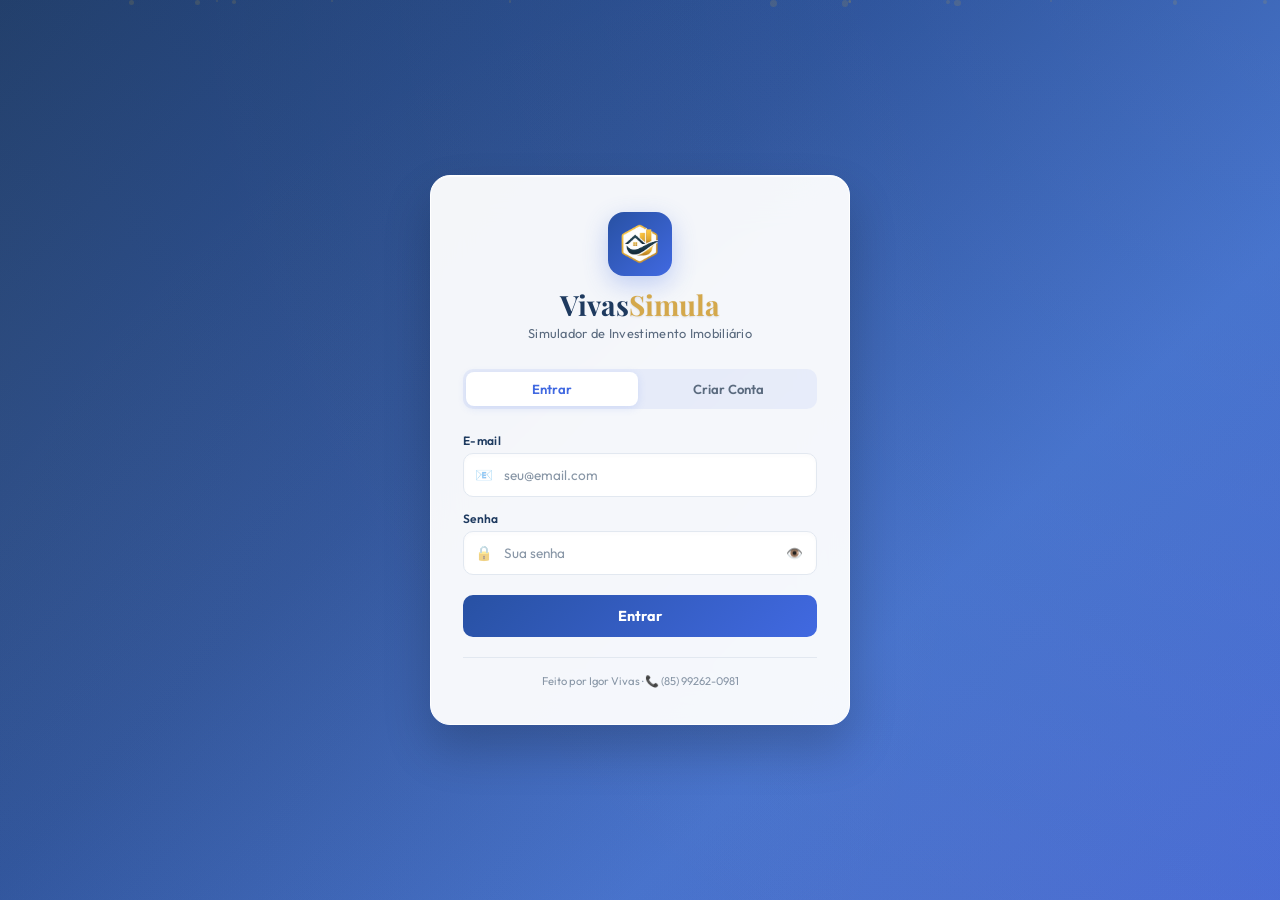
<file: index.html>
<!DOCTYPE html>
<html lang="pt-BR">
<head>
  <meta charset="UTF-8">
  <meta name="viewport" content="width=device-width, initial-scale=1.0">
  <title>VivasSimula | Simulador de Investimento Imobiliário</title>
  <meta name="description" content="Simule seu investimento imobiliário com o VivasSimula. Compare tabelas, calcule financiamentos SAC e veja cronogramas detalhados.">
  <link rel="shortcut icon" href="assets/logo_fd-removebg-preview (1).png" type="image/png">
  <link href="https://fonts.googleapis.com/css2?family=Outfit:wght@300;400;500;600;700;800&family=Playfair+Display:wght@400;500;600;700&display=swap" rel="stylesheet">
  <link rel="stylesheet" href="css/style.css">
  <link rel="stylesheet" href="css/print.css">
</head>
<body>

<!-- Header -->
<header class="header no-print">
  <div class="header-content">
    <div class="logo">
      <div class="logo-icon">
        <img src="assets/logo_fd-removebg-preview (1).png" alt="VivasSimula">
      </div>
      <div>
        <div class="logo-brand">Vivas<span>Simula</span></div>
        <div class="logo-tagline">Simulador de Investimento Imobiliário</div>
      </div>
    </div>
    <div class="header-actions">
      <span id="loggedUserName" style="color: rgba(255,255,255,0.7); font-size: 0.85rem; display: flex; align-items: center; gap: 6px;">👤</span>
      <button class="btn btn-outline" onclick="limparTudo()">🗑️ Limpar</button>
      <button class="btn btn-primary" onclick="imprimirRelatorio()">🖨️ Imprimir Relatório</button>
      <button class="btn btn-outline" onclick="Auth.logout()" title="Sair">🚪 Sair</button>
    </div>
  </div>
</header>

<div class="container">
  <!-- Print Header -->
  <div class="print-header print-only">
    <div class="print-logo">
      <img src="assets/logo_fd-removebg-preview (1).png" alt="VivasSimula">
      <div class="print-logo-text">Vivas<span>Simula</span></div>
    </div>
    <div class="print-client">
      <h3 id="printClientName">Cliente</h3>
      <p id="printDate">Data</p>
      <p id="printTable">Tabela</p>
    </div>
  </div>

  <div class="main-content">
    <!-- Config Panel -->
    <div class="config-panel no-print">
      <div class="panel">
        <div class="panel-header">
          <div class="panel-header-icon">⚙️</div>
          <h2>Configuração da Simulação</h2>
        </div>
        <div class="panel-body">
          <!-- Client Info -->
          <div class="client-section">
            <label>👤 Nome do Cliente</label>
            <input type="text" id="nomeCliente" placeholder="Digite o nome do cliente..." oninput="calc()">
          </div>

          <!-- Dates Section -->
          <div class="section-title">📅 Datas do Empreendimento</div>
          
          <div class="date-row">
            <div class="date-field">
              <label>Data da Compra</label>
              <input type="date" id="dataCompra" onchange="calcularMeses()">
            </div>
            <div class="date-field">
              <label>Data de Entrega</label>
              <input type="date" id="dataEntrega" onchange="calcularMeses()">
            </div>
            <div class="months-display">
              <div class="value" id="mesesObra">36</div>
              <div class="label">meses</div>
            </div>
          </div>

          <!-- Property Value -->
          <div class="section-title">💰 Valor do Imóvel</div>
          
          <div class="edit-row highlight">
            <label>Valor Total</label>
            <input type="text" class="edit-input currency" id="valorImovel" value="800.000" oninput="formatarMoeda(this); calcFromValue()">
            <span class="separator">=</span>
            <input type="text" class="edit-input percent" value="100%" disabled style="background:#e8e8e8">
          </div>

          <!-- Table Selection & Config -->
          <div class="section-title">📋 Tabela de Pagamento</div>
          
          <div class="table-config">
            <div class="table-tabs">
              <button class="table-tab active" data-table="direta" onclick="selectTable('direta')">Tabela Direta</button>
              <button class="table-tab" data-table="investidor" onclick="selectTable('investidor')">Tabela Investidor</button>
            </div>

            <div class="table-config-content">
              <h4 id="tableConfigTitle">Configurar Tabela Direta</h4>
              
              <!-- Ato - R$ e % editáveis -->
              <div class="config-edit-row">
                <label>Ato (Assinatura)</label>
                <input type="text" class="edit-input currency" id="valorAtoConfig" oninput="formatarMoeda(this); calcFromAtoValor()">
                <span class="separator">↔</span>
                <input type="text" class="edit-input percent" id="percAtoConfig" value="10%" oninput="calcFromAtoPerc()">
              </div>

              <!-- Obra - R$ e % editáveis -->
              <div class="config-edit-row">
                <label>Parcelas na Obra</label>
                <input type="text" class="edit-input currency" id="valorObraConfig" oninput="formatarMoeda(this); calcFromObraValor()">
                <span class="separator">↔</span>
                <input type="text" class="edit-input percent" id="percObraConfig" value="30%" oninput="calcFromObraPerc()">
              </div>

              <!-- Financiamento - calculado automaticamente -->
              <div class="config-edit-row">
                <label>Financiamento (Pós-Chaves)</label>
                <input type="text" class="edit-input currency readonly" id="valorFinConfig" readonly>
                <span class="separator">=</span>
                <input type="text" class="edit-input percent readonly" id="percFinConfig" value="60%" readonly>
              </div>

              <div class="config-row">
                <label>Correção na Obra</label>
                <select id="configCorrecao" class="edit-input" style="text-align:left" onchange="applyTableConfig()">
                  <option value="incc">INCC (padrão)</option>
                  <option value="zero">Zero correção</option>
                </select>
              </div>

              <div class="config-note">
                <strong>💡 Dica:</strong> Edite os valores em R$ ou % livremente. O financiamento é calculado automaticamente (100% - Ato - Obra).
              </div>
            </div>

            <div id="warningBox" class="warning-box" style="display:none;">
              <span class="icon">⚠️</span>
              <p id="warningText">Os percentuais devem somar 100%</p>
            </div>
          </div>

          <!-- Parameters -->
          <div class="section-title">⚡ Parâmetros do Financiamento</div>

          <div class="range-row">
            <label>Prazo Financiamento (meses)</label>
            <input type="number" class="edit-input" id="prazoFin" value="120" min="12" max="420" step="1" oninput="calc()">
          </div>

          <div class="range-row">
            <label>INCC (% ao ano)</label>
            <input type="number" class="edit-input" id="incc" value="6" min="0" max="20" step="0.5" oninput="calc()">
          </div>

          <div class="range-row">
            <label>IPCA (% ao ano)</label>
            <input type="number" class="edit-input" id="ipca" value="4.5" min="0" max="15" step="0.5" oninput="calc()">
          </div>

          <div class="range-row">
            <label>Taxa SAC (% ao mês)</label>
            <input type="number" class="edit-input" id="taxaJuros" value="1" min="0.5" max="2" step="0.05" oninput="calc()">
          </div>

        </div>
      </div>
    </div>

    <!-- Results Panel -->
    <div class="results-panel" id="resultsPanel">
      <!-- Summary Cards -->
      <div class="summary-grid">
        <div class="summary-card highlight">
          <div class="label">Valor do Imóvel</div>
          <div class="value" id="sumValor">R$ 800.000</div>
          <div class="sub" id="sumCliente">—</div>
        </div>
        <div class="summary-card">
          <div class="label">Entrada (Ato)</div>
          <div class="value" id="sumAto">R$ 80.000</div>
          <div class="sub" id="sumAtoPerc">10%</div>
        </div>
        <div class="summary-card">
          <div class="label">Pago na Obra</div>
          <div class="value" id="sumObra">R$ 240.000</div>
          <div class="sub" id="sumObraPerc">30%</div>
        </div>
        <div class="summary-card">
          <div class="label">Financiamento</div>
          <div class="value" id="sumFin">R$ 480.000</div>
          <div class="sub" id="sumFinPerc">60%</div>
        </div>
      </div>

      <!-- Flow Cards -->
      <div class="flow-grid">
        <!-- Obra Card -->
        <div class="flow-card">
          <div class="flow-card-header">
            <div class="icon obra">🏗️</div>
            <h3>Fluxo Durante a Obra</h3>
          </div>
          <div class="flow-card-body">
            <div class="flow-item">
              <div class="info">
                <h4>Ato (Assinatura)</h4>
                <p>Pagamento à vista</p>
              </div>
              <div class="amount">
                <div class="value" id="flowAto">R$ 80.000</div>
                <div class="percent" id="flowAtoPerc">10%</div>
              </div>
            </div>
            <div class="flow-item">
              <div class="info">
                <h4 id="flowObraTitle">Parcelas Mensais</h4>
                <p id="flowObraDesc">Corrigido pelo INCC</p>
              </div>
              <div class="amount">
                <div class="value" id="flowObra">R$ 240.000</div>
                <div class="percent" id="flowObraPerc">30%</div>
              </div>
            </div>
            <div class="flow-item">
              <div class="info">
                <h4>Parcela Mensal Base</h4>
                <p id="flowMensalDesc">36 parcelas</p>
              </div>
              <div class="amount">
                <div class="value" id="flowMensal">R$ 6.667</div>
                <div class="percent">por mês</div>
              </div>
            </div>
            <div class="flow-item" id="flowCorrecaoRow">
              <div class="info">
                <h4>Total com Correção</h4>
                <p id="flowCorrecaoDesc">Valor corrigido acumulado</p>
              </div>
              <div class="amount">
                <div class="value" id="flowObraCorrigido">R$ 268.000</div>
                <div class="percent" id="flowCorrecaoPerc">+11,7%</div>
              </div>
            </div>
          </div>
        </div>

        <!-- Financiamento Card -->
        <div class="flow-card" id="finCard">
          <div class="flow-card-header">
            <div class="icon fin">🏦</div>
            <h3>Financiamento Pós-Chaves (SAC)</h3>
          </div>
          <div class="flow-card-body">
            <div class="flow-item">
              <div class="info">
                <h4>Saldo a Financiar</h4>
                <p id="finSaldoDesc">Valor corrigido</p>
              </div>
              <div class="amount">
                <div class="value" id="finSaldo">R$ 537.600</div>
                <div class="percent" id="finSaldoPerc">60%</div>
              </div>
            </div>
            <div class="flow-item">
              <div class="info">
                <h4>Amortização Mensal</h4>
                <p>Valor fixo</p>
              </div>
              <div class="amount">
                <div class="value" id="finAmort">R$ 4.480</div>
                <div class="percent">constante</div>
              </div>
            </div>
            <div class="flow-item">
              <div class="info">
                <h4>1ª Parcela</h4>
                <p>Amortização + juros</p>
              </div>
              <div class="amount">
                <div class="value" id="finPrim">R$ 9.856</div>
                <div class="percent">mais alta</div>
              </div>
            </div>
            <div class="flow-item">
              <div class="info">
                <h4>Última Parcela</h4>
                <p>Amortização + juros mínimos</p>
              </div>
              <div class="amount">
                <div class="value" id="finUlt">R$ 4.525</div>
                <div class="percent">mais baixa</div>
              </div>
            </div>
          </div>
        </div>
      </div>

      <!-- Total Bar -->
      <div class="total-bar">
        <div class="total-item">
          <div class="label">Total Pago na Obra</div>
          <div class="value" id="totalObra">R$ 348.000</div>
        </div>
        <div class="total-item">
          <div class="label">Total Financiamento</div>
          <div class="value" id="totalFin">R$ 785.000</div>
        </div>
        <div class="total-item">
          <div class="label">Custo Total</div>
          <div class="value" id="totalGeral">R$ 1.133.000</div>
        </div>
        <div class="total-item">
          <div class="label">Juros Pagos</div>
          <div class="value" id="totalJuros">R$ 247.400</div>
        </div>
      </div>

      <!-- Flow Table -->
      <div class="flow-table-container">
        <div class="flow-table-header">
          <h3>📋 Cronograma Detalhado</h3>
          <div class="flow-table-toggle no-print">
            <button class="toggle-btn active" onclick="showTable('obra')">Obra</button>
            <button class="toggle-btn" onclick="showTable('financiamento')">Financiamento</button>
            <button class="toggle-btn" onclick="showTable('completo')">Completo</button>
          </div>
        </div>
        <div class="flow-table-body">
          <table class="flow-table" id="flowTable">
            <thead>
              <tr>
                <th>Mês</th>
                <th>Fase</th>
                <th>Parcela Base</th>
                <th>Correção</th>
                <th>Parcela Final</th>
                <th>Saldo Devedor</th>
              </tr>
            </thead>
            <tbody id="flowTableBody"></tbody>
          </table>
        </div>
      </div>

      <!-- Info Box -->
      <div class="info-box">
        <h4>📋 Entendendo a Simulação</h4>
        <p><strong>Sistema SAC:</strong> Amortização constante + juros de 1% a.m. sobre saldo devedor. Parcelas começam altas e diminuem.</p>
        <ul>
          <li><strong>INCC:</strong> Correção durante a obra (custos de construção)</li>
          <li><strong>IPCA:</strong> Correção no financiamento pós-chaves</li>
          <li><strong>Tabela Direta:</strong> Com correção INCC na obra</li>
          <li><strong>Tabela Investidor:</strong> Sem correção na obra</li>
        </ul>
      </div>
    </div>
  </div>
</div>

<footer class="footer no-print">
  <p>Simulação para fins ilustrativos. Valores sujeitos a análise de crédito e aprovação.</p>
  <div class="footer-brands">VivasSimula</div>
</footer>

<footer style="text-align: center; padding: 20px; background: #132c63; color: #ffffff; font-size: 14px;">
  Feito por Igor Vivas · 📞 (85) 99262-0981
</footer>

<script src="js/auth.js"></script>
<script src="js/app.js"></script>

</body>
</html>
</file>
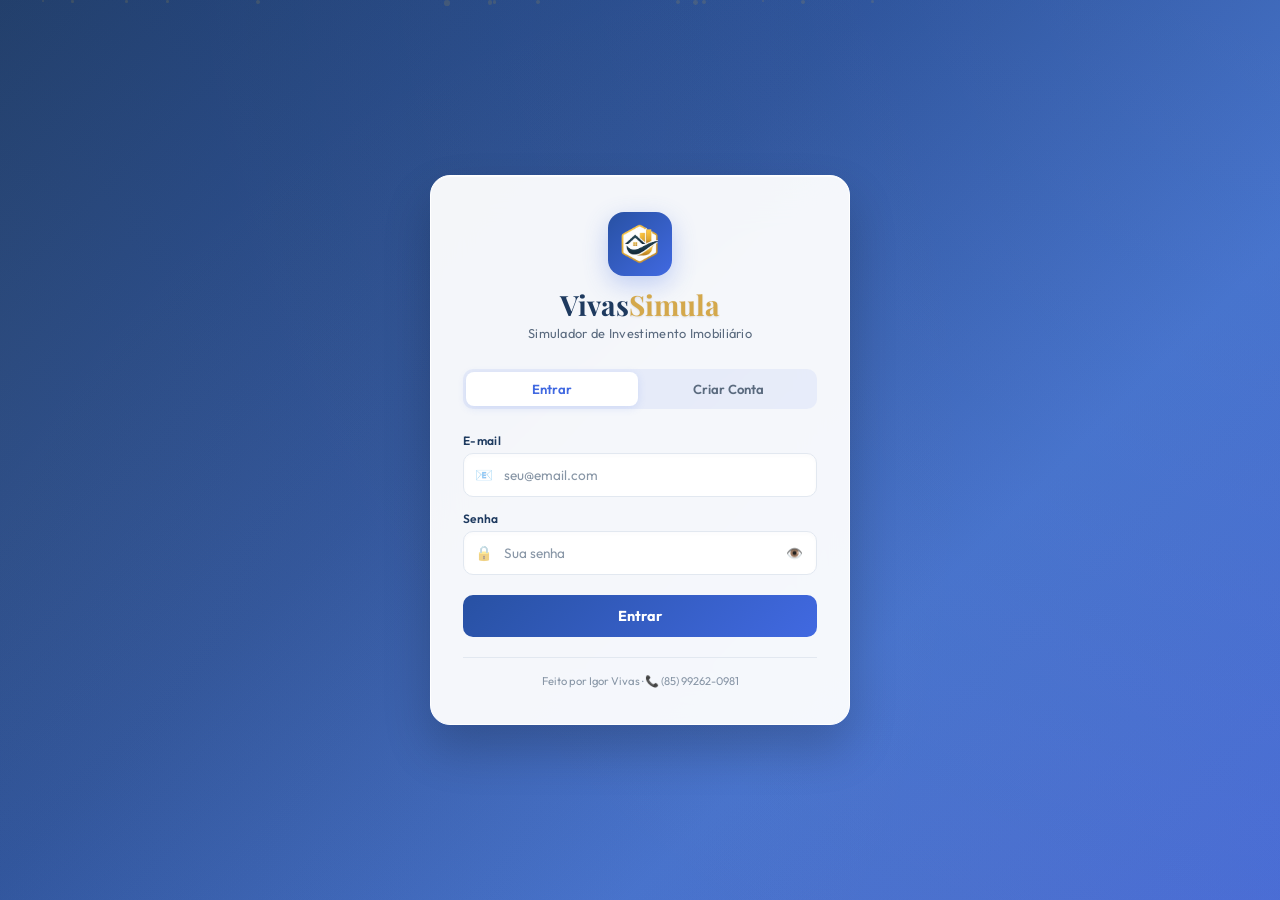
<file: login.html>
<!DOCTYPE html>
<html lang="pt-BR">
<head>
  <meta charset="UTF-8">
  <meta name="viewport" content="width=device-width, initial-scale=1.0, maximum-scale=1.0, user-scalable=no">
  <title>VivasSimula | Login</title>
  <meta name="description" content="Acesse o Simulador de Investimento Imobiliário VivasSimula. Faça login ou crie sua conta.">
  <link rel="shortcut icon" href="assets/logo_fd-removebg-preview (1).png" type="image/png">
  <link href="https://fonts.googleapis.com/css2?family=Outfit:wght@300;400;500;600;700;800&family=Playfair+Display:wght@400;500;600;700&display=swap" rel="stylesheet">
  <link rel="stylesheet" href="css/login.css">
</head>
<body>

<div class="login-page">
  <!-- Animated Particles -->
  <div class="particles" id="particles"></div>

  <div class="login-container">
    <div class="login-card">
      <!-- Logo -->
      <div class="login-logo">
        <div class="login-logo-icon">
          <img src="assets/logo_fd-removebg-preview (1).png" alt="VivasSimula" onerror="this.style.display='none'; this.parentElement.textContent='🏠';">
        </div>
        <div class="login-brand">Vivas<span>Simula</span></div>
        <div class="login-subtitle">Simulador de Investimento Imobiliário</div>
      </div>

      <!-- Tabs -->
      <div class="login-tabs">
        <button class="login-tab active" id="tabLogin" onclick="switchTab('login')">Entrar</button>
        <button class="login-tab" id="tabRegister" onclick="switchTab('register')">Criar Conta</button>
      </div>

      <!-- Login Form -->
      <form class="login-form" id="loginForm" onsubmit="handleLogin(event)">
        <div class="form-group">
          <label for="loginEmail">E-mail</label>
          <div class="input-wrapper">
            <span class="input-icon">📧</span>
            <input type="email" id="loginEmail" placeholder="seu@email.com" required autocomplete="email">
          </div>
        </div>

        <div class="form-group">
          <label for="loginPassword">Senha</label>
          <div class="input-wrapper">
            <span class="input-icon">🔒</span>
            <input type="password" id="loginPassword" placeholder="Sua senha" required autocomplete="current-password">
            <button type="button" class="password-toggle" onclick="togglePassword('loginPassword', this)">👁️</button>
          </div>
        </div>

        <div class="login-message" id="loginMessage"></div>

        <button type="submit" class="login-btn" id="loginBtn">Entrar</button>
      </form>

      <!-- Register Form -->
      <form class="login-form hidden" id="registerForm" onsubmit="handleRegister(event)">
        <div class="form-group">
          <label for="registerName">Nome Completo</label>
          <div class="input-wrapper">
            <span class="input-icon">👤</span>
            <input type="text" id="registerName" placeholder="Seu nome completo" required autocomplete="name">
          </div>
        </div>

        <div class="form-group">
          <label for="registerEmail">E-mail</label>
          <div class="input-wrapper">
            <span class="input-icon">📧</span>
            <input type="email" id="registerEmail" placeholder="seu@email.com" required autocomplete="email">
          </div>
        </div>

        <div class="form-group">
          <label for="registerPassword">Senha</label>
          <div class="input-wrapper">
            <span class="input-icon">🔒</span>
            <input type="password" id="registerPassword" placeholder="Mínimo 4 caracteres" required minlength="4" autocomplete="new-password">
            <button type="button" class="password-toggle" onclick="togglePassword('registerPassword', this)">👁️</button>
          </div>
        </div>

        <div class="form-group">
          <label for="registerConfirm">Confirmar Senha</label>
          <div class="input-wrapper">
            <span class="input-icon">🔐</span>
            <input type="password" id="registerConfirm" placeholder="Repita a senha" required minlength="4" autocomplete="new-password">
          </div>
        </div>

        <div class="login-message" id="registerMessage"></div>

        <button type="submit" class="login-btn" id="registerBtn">Criar Conta</button>
      </form>

      <!-- Footer -->
      <div class="login-footer">
        <p>Feito por Igor Vivas · 📞 (85) 99262-0981</p>
      </div>
    </div>
  </div>
</div>

<script src="js/auth.js"></script>
<script>
  // Se já está logado, redirecionar para o simulador
  if (Auth.isLoggedIn()) {
    window.location.href = 'index.html';
  }

  // ============ Tabs ============
  function switchTab(tab) {
    const loginForm = document.getElementById('loginForm');
    const registerForm = document.getElementById('registerForm');
    const tabLogin = document.getElementById('tabLogin');
    const tabRegister = document.getElementById('tabRegister');

    // Limpar mensagens
    document.getElementById('loginMessage').className = 'login-message';
    document.getElementById('registerMessage').className = 'login-message';

    if (tab === 'login') {
      loginForm.classList.remove('hidden');
      registerForm.classList.add('hidden');
      tabLogin.classList.add('active');
      tabRegister.classList.remove('active');
    } else {
      loginForm.classList.add('hidden');
      registerForm.classList.remove('hidden');
      tabLogin.classList.remove('active');
      tabRegister.classList.add('active');
    }
  }

  // ============ Login ============
  function handleLogin(e) {
    e.preventDefault();
    const email = document.getElementById('loginEmail').value;
    const password = document.getElementById('loginPassword').value;
    const msgEl = document.getElementById('loginMessage');
    const btn = document.getElementById('loginBtn');

    btn.disabled = true;
    btn.textContent = 'Entrando...';

    setTimeout(() => {
      const result = Auth.login(email, password);

      if (result.success) {
        msgEl.className = 'login-message success';
        msgEl.textContent = '✅ ' + result.message;
        setTimeout(() => {
          window.location.href = 'index.html';
        }, 800);
      } else {
        msgEl.className = 'login-message error';
        msgEl.textContent = '❌ ' + result.message;
        btn.disabled = false;
        btn.textContent = 'Entrar';
      }
    }, 500);
  }

  // ============ Register ============
  function handleRegister(e) {
    e.preventDefault();
    const name = document.getElementById('registerName').value;
    const email = document.getElementById('registerEmail').value;
    const password = document.getElementById('registerPassword').value;
    const confirm = document.getElementById('registerConfirm').value;
    const msgEl = document.getElementById('registerMessage');
    const btn = document.getElementById('registerBtn');

    if (password !== confirm) {
      msgEl.className = 'login-message error';
      msgEl.textContent = '❌ As senhas não coincidem.';
      return;
    }

    btn.disabled = true;
    btn.textContent = 'Criando conta...';

    setTimeout(() => {
      const result = Auth.register(name, email, password);

      if (result.success) {
        msgEl.className = 'login-message success';
        msgEl.textContent = '✅ ' + result.message;
        setTimeout(() => {
          switchTab('login');
          document.getElementById('loginEmail').value = email;
          document.getElementById('loginPassword').focus();
        }, 1000);
      } else {
        msgEl.className = 'login-message error';
        msgEl.textContent = '❌ ' + result.message;
      }

      btn.disabled = false;
      btn.textContent = 'Criar Conta';
    }, 500);
  }

  // ============ Toggle Password ============
  function togglePassword(inputId, btn) {
    const input = document.getElementById(inputId);
    if (input.type === 'password') {
      input.type = 'text';
      btn.textContent = '🙈';
    } else {
      input.type = 'password';
      btn.textContent = '👁️';
    }
  }

  // ============ Floating Particles ============
  function createParticles() {
    const container = document.getElementById('particles');
    const count = 15;

    for (let i = 0; i < count; i++) {
      const particle = document.createElement('div');
      particle.className = 'particle';
      const size = Math.random() * 5 + 2;
      particle.style.width = size + 'px';
      particle.style.height = size + 'px';
      particle.style.left = Math.random() * 100 + '%';
      particle.style.animationDuration = (Math.random() * 15 + 12) + 's';
      particle.style.animationDelay = (Math.random() * 8) + 's';
      container.appendChild(particle);
    }
  }

  createParticles();
</script>

</body>
</html>
</file>
<file: css/style.css>
/* ============================================
   VivasSimula - Design System & Main Styles
   ============================================ */

/* CSS Variables */
:root {
  --primary: #1E3A5F;
  --primary-light: #2a5a8f;
  --primary-dark: #132c4a;
  --accent: #2E8B57;
  --accent-light: #3aad6e;
  --accent-dark: #1f6b42;
  --bg: #f0f4f8;
  --bg-card: #ffffff;
  --text: #1a2332;
  --text-secondary: #5a6a7e;
  --text-light: #8896a6;
  --border: #e2e8f0;
  --shadow: 0 4px 24px rgba(30, 58, 95, 0.08);
  --shadow-hover: 0 8px 32px rgba(30, 58, 95, 0.14);
  --radius: 16px;
  --radius-sm: 10px;
  --radius-xs: 6px;
  --transition: all 0.3s cubic-bezier(0.4, 0, 0.2, 1);
  --font-main: 'Outfit', sans-serif;
  --font-display: 'Playfair Display', serif;
}

/* Reset & Base */
*, *::before, *::after {
  margin: 0;
  padding: 0;
  box-sizing: border-box;
}

body {
  font-family: var(--font-main);
  background: var(--bg);
  color: var(--text);
  line-height: 1.6;
  min-height: 100vh;
}

/* ============ HEADER ============ */
.header {
  background: linear-gradient(135deg, var(--primary) 0%, var(--primary-dark) 100%);
  padding: 16px 32px;
  position: sticky;
  top: 0;
  z-index: 100;
  box-shadow: 0 4px 20px rgba(0, 0, 0, 0.15);
}

.header-content {
  max-width: 1400px;
  margin: 0 auto;
  display: flex;
  justify-content: space-between;
  align-items: center;
}

.logo {
  display: flex;
  align-items: center;
  gap: 14px;
}

.logo-icon img {
  width: 45px;
  height: 45px;
  border-radius: 12px;
  object-fit: contain;
}

.logo-brand {
  font-family: var(--font-display);
  font-size: 1.6rem;
  font-weight: 700;
  color: #fff;
}

.logo-brand span {
  color: #6cc9a1;
}

.logo-tagline {
  font-size: 0.75rem;
  color: rgba(255, 255, 255, 0.7);
  letter-spacing: 0.5px;
}

.header-actions {
  display: flex;
  gap: 10px;
}

/* ============ BUTTONS ============ */
.btn {
  padding: 10px 20px;
  border-radius: var(--radius-sm);
  font-family: var(--font-main);
  font-weight: 600;
  font-size: 0.85rem;
  cursor: pointer;
  transition: var(--transition);
  border: none;
  display: inline-flex;
  align-items: center;
  gap: 6px;
}

.btn-primary {
  background: var(--accent);
  color: #fff;
}

.btn-primary:hover {
  background: var(--accent-light);
  transform: translateY(-2px);
  box-shadow: 0 6px 20px rgba(46, 139, 87, 0.35);
}

.btn-outline {
  background: transparent;
  color: #fff;
  border: 1.5px solid rgba(255, 255, 255, 0.4);
}

.btn-outline:hover {
  background: rgba(255, 255, 255, 0.1);
  border-color: rgba(255, 255, 255, 0.7);
}

/* ============ CONTAINER ============ */
.container {
  max-width: 1400px;
  margin: 0 auto;
  padding: 24px 32px;
}

.main-content {
  display: grid;
  grid-template-columns: 380px 1fr;
  gap: 28px;
  align-items: start;
}

/* ============ CONFIG PANEL ============ */
.config-panel {
  position: sticky;
  top: 90px;
}

.panel {
  background: var(--bg-card);
  border-radius: var(--radius);
  box-shadow: var(--shadow);
  overflow: hidden;
}

.panel-header {
  padding: 20px 24px;
  background: linear-gradient(135deg, var(--primary) 0%, var(--primary-light) 100%);
  display: flex;
  align-items: center;
  gap: 12px;
}

.panel-header-icon {
  font-size: 1.3rem;
}

.panel-header h2 {
  font-size: 1rem;
  font-weight: 600;
  color: #fff;
}

.panel-body {
  padding: 20px 24px;
}

/* Client Section */
.client-section {
  margin-bottom: 20px;
}

.client-section label {
  display: block;
  font-weight: 600;
  font-size: 0.85rem;
  margin-bottom: 8px;
  color: var(--text);
}

.client-section input {
  width: 100%;
  padding: 10px 14px;
  border: 1.5px solid var(--border);
  border-radius: var(--radius-xs);
  font-family: var(--font-main);
  font-size: 0.9rem;
  transition: var(--transition);
}

.client-section input:focus {
  outline: none;
  border-color: var(--primary);
  box-shadow: 0 0 0 3px rgba(30, 58, 95, 0.1);
}

/* Section Title */
.section-title {
  font-size: 0.8rem;
  font-weight: 700;
  text-transform: uppercase;
  letter-spacing: 1px;
  color: var(--primary);
  margin: 20px 0 12px;
  padding-top: 16px;
  border-top: 1px solid var(--border);
}

/* Date Row */
.date-row {
  display: grid;
  grid-template-columns: 1fr 1fr auto;
  gap: 10px;
  align-items: end;
}

.date-field label {
  display: block;
  font-size: 0.75rem;
  color: var(--text-secondary);
  margin-bottom: 4px;
}

.date-field input {
  width: 100%;
  padding: 8px 10px;
  border: 1.5px solid var(--border);
  border-radius: var(--radius-xs);
  font-family: var(--font-main);
  font-size: 0.8rem;
  transition: var(--transition);
}

.date-field input:focus {
  outline: none;
  border-color: var(--primary);
  box-shadow: 0 0 0 3px rgba(30, 58, 95, 0.1);
}

.months-display {
  text-align: center;
  padding: 6px 14px;
  background: linear-gradient(135deg, var(--primary) 0%, var(--primary-light) 100%);
  border-radius: var(--radius-xs);
  min-width: 60px;
}

.months-display .value {
  font-size: 1.2rem;
  font-weight: 700;
  color: #fff;
}

.months-display .label {
  font-size: 0.65rem;
  color: rgba(255, 255, 255, 0.8);
}

/* Edit Row */
.edit-row {
  display: grid;
  grid-template-columns: 1fr auto 70px;
  gap: 8px;
  align-items: center;
  margin-bottom: 8px;
}

.edit-row label {
  grid-column: 1 / -1;
  font-size: 0.8rem;
  font-weight: 600;
  color: var(--text);
  margin-bottom: 2px;
}

.edit-row.highlight {
  background: rgba(30, 58, 95, 0.04);
  padding: 12px;
  border-radius: var(--radius-xs);
  margin: 0 -12px 8px;
}

.edit-input {
  padding: 8px 10px;
  border: 1.5px solid var(--border);
  border-radius: var(--radius-xs);
  font-family: var(--font-main);
  font-size: 0.85rem;
  text-align: right;
  transition: var(--transition);
}

.edit-input:focus {
  outline: none;
  border-color: var(--primary);
  box-shadow: 0 0 0 3px rgba(30, 58, 95, 0.1);
}

.edit-input.readonly {
  background: #f5f5f5;
  color: var(--text-secondary);
}

.separator {
  text-align: center;
  color: var(--text-light);
  font-weight: 600;
}

/* Table Config */
.table-config {
  background: #f8fafc;
  border-radius: var(--radius-sm);
  padding: 16px;
  border: 1px solid var(--border);
}

.table-tabs {
  display: flex;
  gap: 6px;
  margin-bottom: 16px;
}

.table-tab {
  flex: 1;
  padding: 10px 8px;
  border: 2px solid var(--border);
  background: var(--bg-card);
  border-radius: var(--radius-xs);
  cursor: pointer;
  font-family: var(--font-main);
  font-weight: 600;
  font-size: 0.8rem;
  transition: var(--transition);
  color: var(--text-secondary);
}

.table-tab.active {
  background: var(--primary);
  color: #fff;
  border-color: var(--primary);
}

.table-tab:hover:not(.active) {
  border-color: var(--primary-light);
  color: var(--primary);
}

.table-config-content h4 {
  font-size: 0.85rem;
  margin-bottom: 12px;
  color: var(--primary);
}

.config-edit-row {
  display: grid;
  grid-template-columns: 1fr auto 70px;
  gap: 8px;
  align-items: center;
  margin-bottom: 10px;
}

.config-edit-row label {
  grid-column: 1 / -1;
  font-size: 0.75rem;
  font-weight: 600;
  color: var(--text-secondary);
}

.config-row {
  margin-bottom: 10px;
}

.config-row label {
  display: block;
  font-size: 0.75rem;
  font-weight: 600;
  color: var(--text-secondary);
  margin-bottom: 4px;
}

.config-note {
  font-size: 0.72rem;
  color: var(--text-light);
  margin-top: 12px;
  padding: 10px;
  background: rgba(30, 58, 95, 0.04);
  border-radius: var(--radius-xs);
  line-height: 1.5;
}

.warning-box {
  display: flex;
  align-items: center;
  gap: 8px;
  background: #fff3e0;
  border: 1px solid #ffcc80;
  padding: 10px 14px;
  border-radius: var(--radius-xs);
  margin-top: 12px;
}

.warning-box .icon {
  font-size: 1.1rem;
}

.warning-box p {
  font-size: 0.8rem;
  color: #e65100;
  font-weight: 500;
}

/* Range Row */
.range-row {
  display: flex;
  justify-content: space-between;
  align-items: center;
  margin-bottom: 12px;
}

.range-row label {
  font-size: 0.8rem;
  font-weight: 500;
  color: var(--text);
}

.range-row .edit-input {
  width: 90px;
}

/* ============ RESULTS PANEL ============ */
.results-panel {
  min-width: 0;
}

/* Summary Grid */
.summary-grid {
  display: grid;
  grid-template-columns: repeat(4, 1fr);
  gap: 14px;
  margin-bottom: 24px;
}

.summary-card {
  background: var(--bg-card);
  border-radius: var(--radius-sm);
  padding: 18px 16px;
  box-shadow: var(--shadow);
  transition: var(--transition);
}

.summary-card:hover {
  transform: translateY(-3px);
  box-shadow: var(--shadow-hover);
}

.summary-card.highlight {
  background: linear-gradient(135deg, var(--primary) 0%, var(--primary-light) 100%);
}

.summary-card.highlight .label,
.summary-card.highlight .sub {
  color: rgba(255, 255, 255, 0.8);
}

.summary-card.highlight .value {
  color: #fff;
}

.summary-card .label {
  font-size: 0.72rem;
  font-weight: 600;
  text-transform: uppercase;
  letter-spacing: 0.5px;
  color: var(--text-secondary);
  margin-bottom: 6px;
}

.summary-card .value {
  font-size: 1.2rem;
  font-weight: 700;
  color: var(--text);
  margin-bottom: 4px;
}

.summary-card .sub {
  font-size: 0.75rem;
  color: var(--text-light);
}

/* Flow Grid */
.flow-grid {
  display: grid;
  grid-template-columns: 1fr 1fr;
  gap: 18px;
  margin-bottom: 24px;
}

.flow-card {
  background: var(--bg-card);
  border-radius: var(--radius);
  box-shadow: var(--shadow);
  overflow: hidden;
  transition: var(--transition);
}

.flow-card:hover {
  box-shadow: var(--shadow-hover);
}

.flow-card-header {
  padding: 16px 20px;
  display: flex;
  align-items: center;
  gap: 10px;
  border-bottom: 1px solid var(--border);
}

.flow-card-header .icon {
  font-size: 1.3rem;
  width: 40px;
  height: 40px;
  display: flex;
  align-items: center;
  justify-content: center;
  border-radius: 10px;
}

.flow-card-header .icon.obra {
  background: rgba(30, 58, 95, 0.08);
}

.flow-card-header .icon.fin {
  background: rgba(46, 139, 87, 0.08);
}

.flow-card-header h3 {
  font-size: 0.9rem;
  font-weight: 700;
  color: var(--text);
}

.flow-card-body {
  padding: 4px 0;
}

.flow-item {
  display: flex;
  justify-content: space-between;
  align-items: center;
  padding: 12px 20px;
  border-bottom: 1px solid #f5f5f5;
  transition: background 0.2s;
}

.flow-item:last-child {
  border-bottom: none;
}

.flow-item:hover {
  background: #f8fafc;
}

.flow-item .info h4 {
  font-size: 0.82rem;
  font-weight: 600;
  color: var(--text);
}

.flow-item .info p {
  font-size: 0.72rem;
  color: var(--text-light);
  margin-top: 2px;
}

.flow-item .amount {
  text-align: right;
}

.flow-item .amount .value {
  font-size: 0.95rem;
  font-weight: 700;
  color: var(--primary);
}

.flow-item .amount .percent {
  font-size: 0.72rem;
  color: var(--text-light);
}

/* Total Bar */
.total-bar {
  background: linear-gradient(135deg, var(--accent) 0%, var(--accent-dark) 100%);
  border-radius: var(--radius);
  padding: 20px;
  display: grid;
  grid-template-columns: repeat(4, 1fr);
  gap: 16px;
  margin-bottom: 24px;
  box-shadow: 0 6px 24px rgba(46, 139, 87, 0.25);
}

.total-item {
  text-align: center;
}

.total-item .label {
  font-size: 0.7rem;
  color: rgba(255, 255, 255, 0.8);
  text-transform: uppercase;
  letter-spacing: 0.5px;
  margin-bottom: 6px;
}

.total-item .value {
  font-size: 1.15rem;
  font-weight: 700;
  color: #fff;
}

/* Flow Table */
.flow-table-container {
  background: var(--bg-card);
  border-radius: var(--radius);
  box-shadow: var(--shadow);
  overflow: hidden;
  margin-bottom: 24px;
}

.flow-table-header {
  padding: 16px 20px;
  display: flex;
  justify-content: space-between;
  align-items: center;
  border-bottom: 1px solid var(--border);
}

.flow-table-header h3 {
  font-size: 0.95rem;
  font-weight: 700;
  color: var(--text);
}

.flow-table-toggle {
  display: flex;
  gap: 4px;
}

.toggle-btn {
  padding: 6px 14px;
  border: 1.5px solid var(--border);
  background: transparent;
  border-radius: var(--radius-xs);
  font-family: var(--font-main);
  font-size: 0.75rem;
  font-weight: 600;
  cursor: pointer;
  transition: var(--transition);
  color: var(--text-secondary);
}

.toggle-btn.active {
  background: var(--primary);
  color: #fff;
  border-color: var(--primary);
}

.toggle-btn:hover:not(.active) {
  border-color: var(--primary-light);
  color: var(--primary);
}

.flow-table-body {
  max-height: 400px;
  overflow-y: auto;
}

.flow-table {
  width: 100%;
  border-collapse: collapse;
  font-size: 0.8rem;
}

.flow-table th {
  padding: 10px 14px;
  text-align: right;
  font-weight: 700;
  font-size: 0.72rem;
  text-transform: uppercase;
  letter-spacing: 0.5px;
  color: var(--text-secondary);
  background: #f8fafc;
  border-bottom: 2px solid var(--border);
  position: sticky;
  top: 0;
  z-index: 2;
}

.flow-table th:first-child,
.flow-table td:first-child {
  text-align: center;
}

.flow-table th:nth-child(2),
.flow-table td:nth-child(2) {
  text-align: left;
}

.flow-table td {
  padding: 8px 14px;
  text-align: right;
  border-bottom: 1px solid #f0f0f0;
  color: var(--text);
  font-variant-numeric: tabular-nums;
}

.flow-table tbody tr:hover {
  background: #f5f8fb;
}

.flow-table .total-row {
  background: #f0f4f8;
  font-weight: 700;
}

.flow-table .total-row td {
  border-top: 2px solid var(--primary);
  color: var(--primary);
}

/* Info Box */
.info-box {
  background: rgba(30, 58, 95, 0.04);
  border: 1px solid rgba(30, 58, 95, 0.1);
  border-radius: var(--radius);
  padding: 20px 24px;
}

.info-box h4 {
  font-size: 0.9rem;
  margin-bottom: 10px;
  color: var(--primary);
}

.info-box p {
  font-size: 0.82rem;
  color: var(--text-secondary);
  margin-bottom: 8px;
}

.info-box ul {
  list-style: none;
  padding: 0;
}

.info-box li {
  font-size: 0.8rem;
  color: var(--text-secondary);
  padding: 4px 0;
  padding-left: 16px;
  position: relative;
}

.info-box li::before {
  content: '•';
  position: absolute;
  left: 0;
  color: var(--accent);
  font-weight: 700;
}

/* Footer */
.footer {
  text-align: center;
  padding: 24px;
  color: var(--text-light);
  font-size: 0.8rem;
  margin-top: 20px;
}

.footer-brands {
  font-family: var(--font-display);
  font-weight: 700;
  font-size: 1rem;
  color: var(--primary);
  margin-top: 6px;
}

/* Print Header */
.print-header {
  display: none;
}

.print-only {
  display: none;
}

@media print {
  .no-print {
    display: none !important;
  }
  .print-only {
    display: flex !important;
  }
  .print-header {
    display: flex !important;
    justify-content: space-between;
    align-items: center;
    padding: 20px 0;
    border-bottom: 2px solid var(--primary);
    margin-bottom: 20px;
  }
  .print-logo {
    display: flex;
    align-items: center;
    gap: 10px;
  }
  .print-logo img {
    width: 40px;
    height: 40px;
  }
  .print-logo-text {
    font-family: var(--font-display);
    font-size: 1.4rem;
    font-weight: 700;
    color: var(--primary);
  }
  .print-logo-text span {
    color: var(--accent);
  }
  .print-client h3 {
    font-size: 1rem;
    text-align: right;
  }
  .print-client p {
    font-size: 0.8rem;
    color: #666;
    text-align: right;
  }
  .main-content {
    display: block;
  }
}

/* ============ RESPONSIVE ============ */
@media (max-width: 1200px) {
  .main-content {
    grid-template-columns: 340px 1fr;
  }
  .summary-grid {
    grid-template-columns: repeat(2, 1fr);
  }
}

@media (max-width: 992px) {
  .main-content {
    grid-template-columns: 1fr;
  }
  .config-panel {
    position: static;
  }
  .summary-grid {
    grid-template-columns: repeat(4, 1fr);
  }
}

@media (max-width: 768px) {
  .header {
    padding: 12px 16px;
  }
  .container {
    padding: 16px;
  }
  .summary-grid {
    grid-template-columns: repeat(2, 1fr);
  }
  .flow-grid {
    grid-template-columns: 1fr;
  }
  .total-bar {
    grid-template-columns: repeat(2, 1fr);
  }
  .date-row {
    grid-template-columns: 1fr 1fr;
  }
  .months-display {
    grid-column: 1 / -1;
    justify-self: center;
  }
  .header-content {
    flex-direction: column;
    gap: 12px;
  }
}

@media (max-width: 480px) {
  .summary-grid {
    grid-template-columns: 1fr;
  }
  .total-bar {
    grid-template-columns: 1fr;
  }
}
</file>
<file: css/print.css>
/* Estilos de impressão para valores mais legíveis */
@media print {
  /* Configurações gerais de impressão */
  * {
    -webkit-print-color-adjust: exact !important;
    print-color-adjust: exact !important;
  }
  
  body {
    font-size: 9pt !important;
  }
  
  /* Cards de resumo */
  .summary-card .value {
    color: #000 !important;
    font-weight: 700 !important;
  }
  .summary-card .label {
    color: #333 !important;
    font-weight: 600 !important;
  }
  .summary-card .sub {
    color: #444 !important;
  }
  .summary-card.highlight {
    background: #1E3A5F !important;
  }
  .summary-card.highlight .value,
  .summary-card.highlight .label,
  .summary-card.highlight .sub {
    color: #fff !important;
  }
  
  /* Barra de totais */
  .total-bar {
    background: #2E8B57 !important;
  }
  .total-bar .total-item .value {
    color: #fff !important;
    font-weight: 700 !important;
  }
  .total-bar .total-item .label {
    color: #fff !important;
    opacity: 1 !important;
  }
  
  /* Flow cards */
  .flow-item .amount .value {
    color: #000 !important;
    font-weight: 600 !important;
  }
  .flow-item .info h4 {
    color: #000 !important;
  }
  .flow-item .info p {
    color: #333 !important;
  }
  
  /* TABELA - MOSTRAR COMPLETA SEM CORTES */
  .flow-table-container {
    overflow: visible !important;
    page-break-inside: auto !important;
    break-inside: auto !important;
  }
  .flow-table-body {
    max-height: none !important;
    height: auto !important;
    overflow: visible !important;
    display: block !important;
  }
  .flow-table {
    page-break-inside: auto !important;
    break-inside: auto !important;
    font-size: 8pt !important;
  }
  .flow-table thead {
    display: table-header-group !important;
  }
  .flow-table tbody {
    display: table-row-group !important;
  }
  .flow-table tr {
    page-break-inside: avoid !important;
    break-inside: avoid !important;
  }
  .flow-table th,
  .flow-table td {
    padding: 4px 6px !important;
  }
  .flow-table td {
    color: #000 !important;
  }
  .flow-table th {
    color: #000 !important;
    background: #e0e0e0 !important;
  }
  .flow-table-toggle {
    display: none !important;
  }
  
  /* Esconder info box na impressão para dar mais espaço */
  .info-box {
    display: none !important;
  }
  
  /* Footer de impressão */
  footer {
    position: relative !important;
    margin-top: 20px !important;
  }
}
</file>
<file: css/login.css>
/* ============================================
   VivasSimula - Login Page Styles (Light Theme)
   ============================================ */

/* Reset */
*, *::before, *::after {
  margin: 0;
  padding: 0;
  box-sizing: border-box;
}

html, body {
  height: 100%;
  overflow-x: hidden;
}

/* ============ PAGE ============ */
.login-page {
  min-height: 100vh;
  width: 100%;
  display: flex;
  align-items: center;
  justify-content: center;
  /* FUNDO AZUL ROYAL */
  background: linear-gradient(135deg, #1a3a6e 0%, #2851a3 40%, #3d6fd9 70%, #4169E1 100%);
  position: relative;
  overflow: hidden;
  font-family: 'Outfit', sans-serif;
  padding: 20px;
}

/* Animated Background */
.login-page::before {
  content: '';
  position: absolute;
  top: -50%;
  left: -50%;
  width: 200%;
  height: 200%;
  background: radial-gradient(circle at 20% 50%, rgba(212, 175, 55, 0.08) 0%, transparent 50%),
              radial-gradient(circle at 80% 20%, rgba(255, 215, 0, 0.06) 0%, transparent 50%),
              radial-gradient(circle at 60% 80%, rgba(218, 165, 32, 0.08) 0%, transparent 50%);
  animation: bgPulse 15s ease-in-out infinite alternate;
  pointer-events: none;
}

@keyframes bgPulse {
  0% { transform: rotate(0deg) scale(1); }
  100% { transform: rotate(8deg) scale(1.05); }
}

/* Floating Particles */
.particles {
  position: fixed;
  top: 0;
  left: 0;
  width: 100%;
  height: 100%;
  pointer-events: none;
  z-index: 0;
  overflow: hidden;
}

.particle {
  position: absolute;
  border-radius: 50%;
  background: rgba(212, 175, 55, 0.15);
  animation: float linear infinite;
}

@keyframes float {
  0% {
    transform: translateY(100vh) rotate(0deg);
    opacity: 0;
  }
  10% { opacity: 0.6; }
  90% { opacity: 0.6; }
  100% {
    transform: translateY(-10vh) rotate(720deg);
    opacity: 0;
  }
}

/* ============ CONTAINER ============ */
.login-container {
  position: relative;
  z-index: 2;
  width: 100%;
  max-width: 420px;
}

/* ============ CARD ============ */
.login-card {
  background: rgba(255, 255, 255, 0.95);
  backdrop-filter: blur(24px);
  -webkit-backdrop-filter: blur(24px);
  border: 1px solid rgba(255, 255, 255, 1);
  border-radius: 20px;
  padding: 36px 32px;
  box-shadow: 0 24px 48px rgba(0, 0, 0, 0.2),
              inset 0 1px 0 rgba(255, 255, 255, 0.8);
  animation: slideUp 0.6s cubic-bezier(0.16, 1, 0.3, 1);
  overflow: hidden;
}

@keyframes slideUp {
  from {
    opacity: 0;
    transform: translateY(24px) scale(0.97);
  }
  to {
    opacity: 1;
    transform: translateY(0) scale(1);
  }
}

/* ============ LOGO ============ */
.login-logo {
  text-align: center;
  margin-bottom: 28px;
}

.login-logo-icon {
  width: 64px;
  height: 64px;
  margin: 0 auto 12px;
  /* Gradiente azul royal para o ícone */
  background: linear-gradient(135deg, #2851a3, #4169E1);
  border-radius: 16px;
  display: flex;
  align-items: center;
  justify-content: center;
  box-shadow: 0 8px 24px rgba(65, 105, 225, 0.3);
  animation: iconGlow 3s ease-in-out infinite alternate;
  font-size: 1.8rem;
}

@keyframes iconGlow {
  from { box-shadow: 0 8px 24px rgba(65, 105, 225, 0.3); }
  to { box-shadow: 0 8px 36px rgba(65, 105, 225, 0.5); }
}

.login-logo-icon img {
  width: 40px;
  height: 40px;
  object-fit: contain;
}

.login-brand {
  font-family: 'Playfair Display', serif;
  font-size: 1.75rem;
  font-weight: 700;
  color: #1E3A5F;
  line-height: 1.2;
}

/* AMARELO/DOURADO para "Simula" */
.login-brand span {
  color: #D4A84B;
  text-shadow: 0 1px 2px rgba(0, 0, 0, 0.1);
}

.login-subtitle {
  font-size: 0.8rem;
  color: #5a6a7e;
  margin-top: 4px;
  letter-spacing: 0.3px;
}

/* ============ TABS ============ */
.login-tabs {
  display: flex;
  gap: 4px;
  background: rgba(65, 105, 225, 0.08);
  border-radius: 10px;
  padding: 3px;
  margin-bottom: 24px;
}

.login-tab {
  flex: 1;
  padding: 9px 12px;
  border: none;
  background: transparent;
  color: #5a6a7e;
  font-family: 'Outfit', sans-serif;
  font-weight: 600;
  font-size: 0.82rem;
  border-radius: 8px;
  cursor: pointer;
  transition: all 0.3s cubic-bezier(0.4, 0, 0.2, 1);
}

.login-tab.active {
  background: #fff;
  color: #4169E1;
  box-shadow: 0 2px 8px rgba(65, 105, 225, 0.15);
}

.login-tab:hover:not(.active) {
  color: #4169E1;
  background: rgba(255, 255, 255, 0.5);
}

/* ============ FORMS ============ */
.login-form {
  display: flex;
  flex-direction: column;
  gap: 14px;
}

.login-form.hidden {
  display: none;
}

/* Form Group */
.form-group {
  position: relative;
}

.form-group label {
  display: block;
  font-size: 0.75rem;
  font-weight: 600;
  color: #1E3A5F;
  margin-bottom: 5px;
  letter-spacing: 0.3px;
}

.form-group .input-wrapper {
  position: relative;
  display: flex;
  align-items: center;
}

.form-group .input-icon {
  position: absolute;
  left: 12px;
  top: 50%;
  transform: translateY(-50%);
  font-size: 0.9rem;
  opacity: 0.5;
  pointer-events: none;
  transition: opacity 0.3s;
  z-index: 1;
}

.form-group input {
  width: 100%;
  padding: 12px 12px 12px 40px;
  background: #ffffff;
  border: 1.5px solid #e2e8f0;
  border-radius: 10px;
  color: #1a2332;
  font-family: 'Outfit', sans-serif;
  font-size: 0.85rem;
  transition: all 0.3s cubic-bezier(0.4, 0, 0.2, 1);
  outline: none;
  box-shadow: inset 0 2px 4px rgba(30, 58, 95, 0.02);
}

.form-group input::placeholder {
  color: #8896a6;
}

.form-group input:focus {
  border-color: #D4A84B;
  background: #ffffff;
  box-shadow: 0 0 0 3px rgba(212, 168, 75, 0.15);
}

.form-group input:focus ~ .input-icon,
.form-group input:focus + .input-icon {
  opacity: 1;
}

/* Password Toggle */
.password-toggle {
  position: absolute;
  right: 10px;
  top: 50%;
  transform: translateY(-50%);
  background: none;
  border: none;
  color: #8896a6;
  cursor: pointer;
  font-size: 0.85rem;
  padding: 4px;
  transition: color 0.3s;
  z-index: 1;
}

.password-toggle:hover {
  color: #4169E1;
}

/* ============ SUBMIT BUTTON ============ */
.login-btn {
  width: 100%;
  padding: 12px;
  /* Gradiente azul royal para o botão */
  background: linear-gradient(135deg, #2851a3, #4169E1);
  border: none;
  border-radius: 10px;
  color: #fff;
  font-family: 'Outfit', sans-serif;
  font-weight: 700;
  font-size: 0.9rem;
  cursor: pointer;
  transition: all 0.3s cubic-bezier(0.4, 0, 0.2, 1);
  margin-top: 6px;
  position: relative;
  overflow: hidden;
}

.login-btn::before {
  content: '';
  position: absolute;
  top: 0;
  left: -100%;
  width: 100%;
  height: 100%;
  background: linear-gradient(90deg, transparent, rgba(255, 255, 255, 0.2), transparent);
  transition: left 0.5s;
}

.login-btn:hover {
  transform: translateY(-2px);
  box-shadow: 0 6px 20px rgba(65, 105, 225, 0.35);
}

.login-btn:hover::before {
  left: 100%;
}

.login-btn:active {
  transform: translateY(0);
}

.login-btn:disabled {
  opacity: 0.6;
  cursor: not-allowed;
  transform: none !important;
  box-shadow: none !important;
}

/* ============ MESSAGES ============ */
.login-message {
  text-align: center;
  font-size: 0.78rem;
  padding: 8px 12px;
  border-radius: 8px;
  display: none;
  animation: fadeIn 0.3s ease;
}

@keyframes fadeIn {
  from { opacity: 0; transform: translateY(-4px); }
  to { opacity: 1; transform: translateY(0); }
}

.login-message.success {
  display: block;
  background: #e3f2fd;
  color: #1565c0;
  border: 1px solid #90caf9;
}

.login-message.error {
  display: block;
  background: #ffebee;
  color: #d32f2f;
  border: 1px solid #ffcdd2;
}

/* ============ FOOTER ============ */
.login-footer {
  text-align: center;
  margin-top: 20px;
  padding-top: 16px;
  border-top: 1px solid #e2e8f0;
}

.login-footer p {
  font-size: 0.7rem;
  color: #8896a6;
}

/* ============ RESPONSIVE ============ */
@media (max-width: 480px) {
  .login-page {
    padding: 12px;
    align-items: flex-start;
    padding-top: 40px;
  }

  .login-card {
    padding: 28px 22px;
    border-radius: 16px;
    background: rgba(255, 255, 255, 0.95);
  }

  .login-brand {
    font-size: 1.5rem;
  }

  .login-logo-icon {
    width: 56px;
    height: 56px;
    border-radius: 14px;
    font-size: 1.5rem;
  }

  .login-logo-icon img {
    width: 36px;
    height: 36px;
  }

  .login-subtitle {
    font-size: 0.72rem;
  }

  .form-group input {
    padding: 11px 11px 11px 38px;
    font-size: 0.82rem;
  }

  .login-btn {
    padding: 11px;
    font-size: 0.85rem;
  }
}

@media (max-height: 700px) {
  .login-page {
    align-items: flex-start;
    padding-top: 20px;
  }

  .login-logo {
    margin-bottom: 20px;
  }

  .login-logo-icon {
    width: 52px;
    height: 52px;
    margin-bottom: 8px;
  }

  .login-card {
    padding: 28px 26px;
  }
}
</file>
